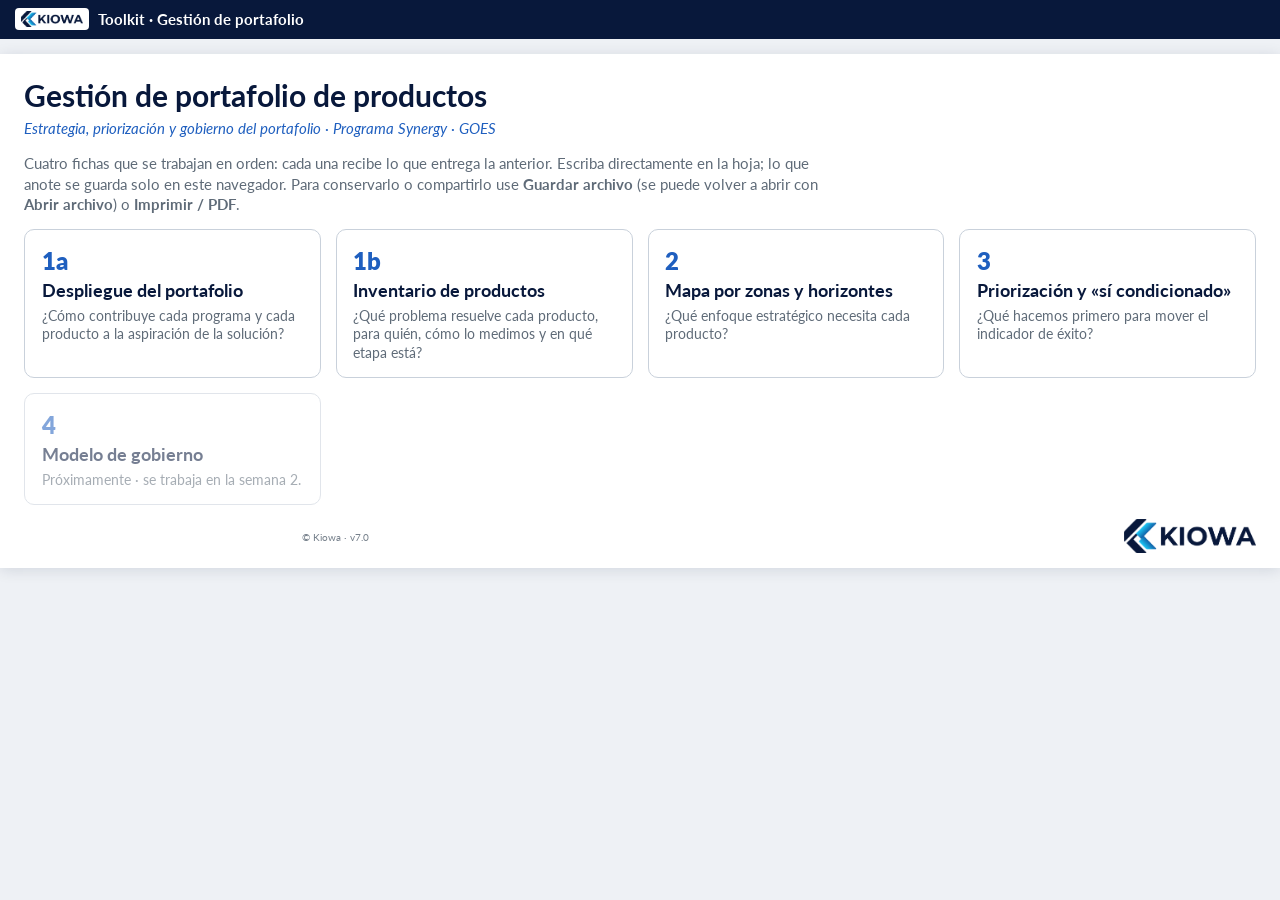
<file: index.html>
<!doctype html><html lang="es"><head><meta charset="utf-8"><meta name="viewport" content="width=device-width,initial-scale=1">
<title>Toolkit · Gestión de portafolio de productos</title><meta name="description" content="Fichas interactivas del toolkit de gestión de portafolio de productos: despliegue, inventario, mapa por zonas y priorización.">
<link rel="icon" href="assets/logo.png"><link rel="stylesheet" href="assets/style.css">
<link rel="preconnect" href="https://fonts.googleapis.com"><link rel="preconnect" href="https://fonts.gstatic.com" crossorigin>
<link href="https://fonts.googleapis.com/css2?family=Lato:ital,wght@0,400;0,700;0,900;1,400&display=swap" rel="stylesheet"></head><body>
<div class="toolbar"><div class="brand"><img src="assets/logo.png" alt="Kiowa"><span>Toolkit · Gestión de portafolio</span></div></div>
<main class="sheet"><h1 style="color:var(--navy);margin:.2rem 0">Gestión de portafolio de productos</h1>
<p class="q" style="color:var(--blue);font-style:italic;margin:.1rem 0 .6rem">Estrategia, priorización y gobierno del portafolio · Programa Synergy · GOES</p>
<p style="max-width:820px;color:var(--grey)">Cuatro fichas que se trabajan en orden: cada una recibe lo que entrega la anterior. Escriba directamente en la hoja; lo que anote se guarda solo en este navegador. Para conservarlo o compartirlo use <b>Guardar archivo</b> (se puede volver a abrir con <b>Abrir archivo</b>) o <b>Imprimir / PDF</b>.</p>
<div class="cards"><a class="card" href="1a-despliegue.html"><div class="k">1a</div><h3>Despliegue del portafolio</h3><p>¿Cómo contribuye cada programa y cada producto a la aspiración de la solución?</p></a><a class="card" href="1b-inventario.html"><div class="k">1b</div><h3>Inventario de productos</h3><p>¿Qué problema resuelve cada producto, para quién, cómo lo medimos y en qué etapa está?</p></a><a class="card" href="2-mapa.html"><div class="k">2</div><h3>Mapa por zonas y horizontes</h3><p>¿Qué enfoque estratégico necesita cada producto?</p></a><a class="card" href="3-priorizacion.html"><div class="k">3</div><h3>Priorización y «sí condicionado»</h3><p>¿Qué hacemos primero para mover el indicador de éxito?</p></a><div class="card off"><div class="k">4</div><h3>Modelo de gobierno</h3><p>Próximamente · se trabaja en la semana 2.</p></div></div>
<div class="foot"><div></div><div class="use"><small>© Kiowa · v7.0</small></div><img src="assets/logo.png" alt="Kiowa"></div></main></body></html>
</file>
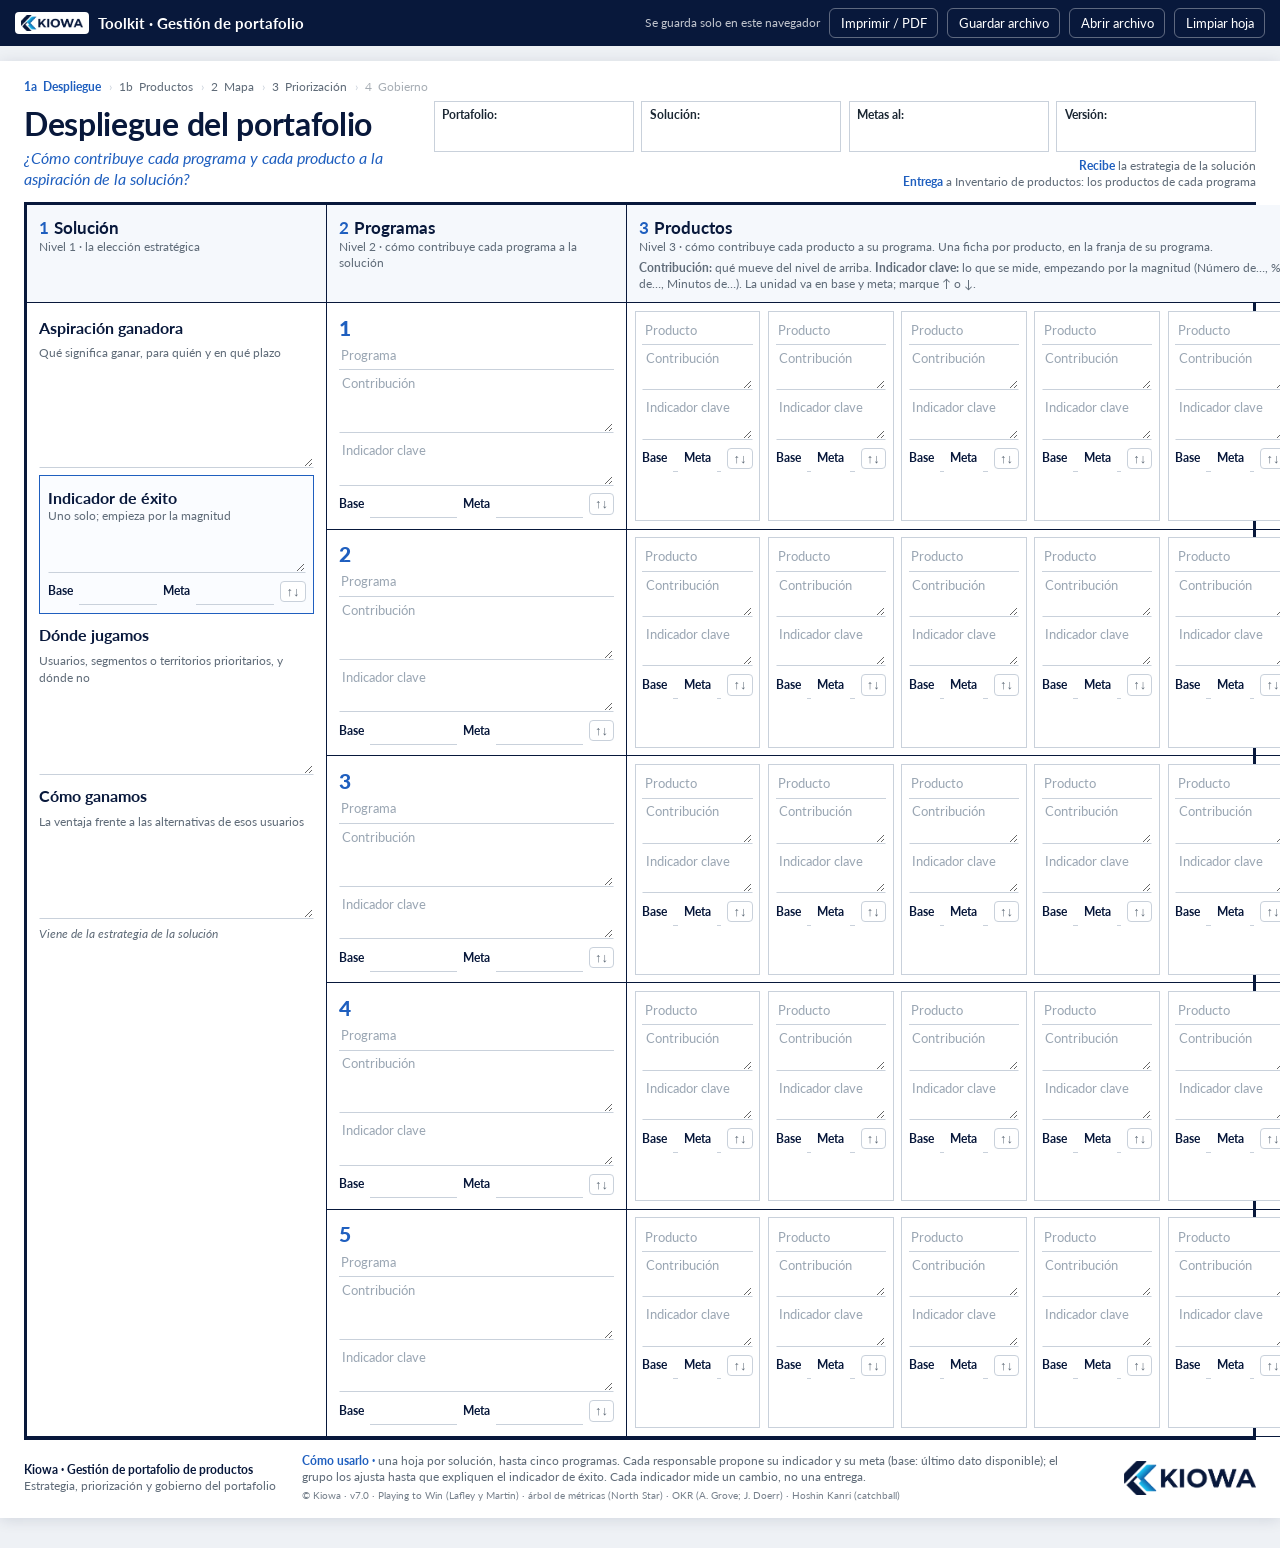
<file: 1a-despliegue.html>
<!doctype html>
<html lang="es"><head><meta charset="utf-8"><meta name="viewport" content="width=device-width,initial-scale=1">
<title>Despliegue del portafolio · Toolkit Gestión de portafolio</title>
<meta name="description" content="Toolkit interactivo de gestión de portafolio de productos: Despliegue del portafolio.">
<link rel="icon" href="assets/logo.png"><link rel="stylesheet" href="assets/style.css">
<link rel="preconnect" href="https://fonts.googleapis.com"><link rel="preconnect" href="https://fonts.gstatic.com" crossorigin>
<link href="https://fonts.googleapis.com/css2?family=Lato:ital,wght@0,400;0,700;0,900;1,400&display=swap" rel="stylesheet">
</head><body data-page="1a-despliegue">
<div class="toolbar"><div class="brand"><img src="assets/logo.png" alt="Kiowa"><a href="index.html" style="color:#fff;text-decoration:none">Toolkit · Gestión de portafolio</a></div>
<span class="saved">Se guarda solo en este navegador</span>
<button data-act="print">Imprimir / PDF</button><button data-act="export">Guardar archivo</button><button data-act="import">Abrir archivo</button><button data-act="clear">Limpiar hoja</button><input type="file" id="importFile" accept="application/json,.json" hidden></div>
<main class="sheet">
<div class="crumbs"><span class="on">1a&nbsp; Despliegue</span><span class="sep"> › </span><a href="1b-inventario.html">1b&nbsp; Productos</a><span class="sep"> › </span><a href="2-mapa.html">2&nbsp; Mapa</a><span class="sep"> › </span><a href="3-priorizacion.html">3&nbsp; Priorización</a><span class="sep"> › </span><span class="off">4&nbsp; Gobierno</span></div>
<div class="head"><div><h1>Despliegue del portafolio</h1><p class="q">¿Cómo contribuye cada programa y cada producto a la aspiración de la solución?</p></div><div><div class="meta"><label>Portafolio:<input name="m_portafolio" autocomplete="off"></label><label>Solución:<input name="m_solucion" autocomplete="off"></label><label>Metas al:<input name="m_metas" autocomplete="off"></label><label>Versión:<input name="m_version" autocomplete="off"></label></div><div class="flow"><b>Recibe</b> la estrategia de la solución<br><b>Entrega</b> a Inventario de productos: los productos de cada programa</div></div></div>
<style>
.d{display:grid;grid-template-columns:300px 300px 1fr;border:3px solid var(--navy)}
.d>div{border-right:1px solid var(--navy);border-bottom:1px solid var(--navy);padding:.7rem .8rem}
.d .hd{background:#F5F8FC;min-height:84px}
.d .hd .t{font-size:1.15rem;font-weight:700;color:var(--navy)}.d .hd .t b{color:var(--blue);margin-right:.3rem}
.left{grid-column:1;grid-row:2 / span 5;display:flex;flex-direction:column;gap:.5rem}
.left h4{margin:.2rem 0 0;font-size:1.05rem;color:var(--navy)}
.left .box{border:1px solid var(--blue);padding:.5rem;background:#FAFCFF}
.prog{grid-column:2;background:#fff}.prog .n{font-size:1.4rem;font-weight:900;color:var(--blue)}
.prods{grid-column:3;display:grid;grid-template-columns:repeat(5,1fr);gap:.5rem;padding:.5rem!important}
.pc{border:1px solid var(--line);padding:.35rem .45rem;background:#fff}
.pc textarea.f{min-height:2.6rem}
.legend{font-size:.78rem;color:var(--grey);margin-top:.3rem}
@media (max-width:1100px){.d{grid-template-columns:1fr}.left,.prog,.prods{grid-column:1;grid-row:auto}.prods{grid-template-columns:1fr 1fr}}
</style><div class="d">
<div class="hd" style="grid-column:1;grid-row:1"><div class="t"><b>1</b>Solución</div><div class="sub">Nivel 1 · la elección estratégica</div></div>
<div class="hd" style="grid-column:2;grid-row:1"><div class="t"><b>2</b>Programas</div><div class="sub">Nivel 2 · cómo contribuye cada programa a la solución</div></div>
<div class="hd" style="grid-column:3;grid-row:1"><div class="t"><b>3</b>Productos</div><div class="sub">Nivel 3 · cómo contribuye cada producto a su programa. Una ficha por producto, en la franja de su programa.</div>
<div class="legend"><b>Contribución:</b> qué mueve del nivel de arriba. <b>Indicador clave:</b> lo que se mide, empezando por la magnitud (Número de…, % de…, Minutos de…). La unidad va en base y meta; marque ↑ o ↓.</div></div>
<div class="left">
<h4>Aspiración ganadora</h4><div class="sub">Qué significa ganar, para quién y en qué plazo</div><textarea class="f" name="aspiracion" placeholder="" rows="5"></textarea>
<div class="box"><h4>Indicador de éxito</h4><div class="sub">Uno solo; empieza por la magnitud</div><textarea class="f" name="exito" placeholder="" rows="2"></textarea><div class="bm"><span>Base</span><input class="f num" name="exito_base" placeholder="" autocomplete="off" ><span>Meta</span><input class="f num" name="exito_meta" placeholder="" autocomplete="off" ><input type="hidden" name="exito_dir"><button type="button" class="dir" title="Marque ↑ si la meta sube o ↓ si baja">↑↓</button></div></div>
<h4>Dónde jugamos</h4><div class="sub">Usuarios, segmentos o territorios prioritarios, y dónde no</div><textarea class="f" name="donde" placeholder="" rows="4"></textarea>
<h4>Cómo ganamos</h4><div class="sub">La ventaja frente a las alternativas de esos usuarios</div><textarea class="f" name="como" placeholder="" rows="4"></textarea>
<div class="sub"><i>Viene de la estrategia de la solución</i></div></div>
<div class="prog" style="grid-row:2"><span class="n">1</span><input class="f" name="p1_name" placeholder="Programa" autocomplete="off" ><textarea class="f" name="p1_contrib" placeholder="Contribución" rows="3"></textarea><textarea class="f" name="p1_ind" placeholder="Indicador clave" rows="2"></textarea><div class="bm"><span>Base</span><input class="f num" name="p1_base" placeholder="" autocomplete="off" ><span>Meta</span><input class="f num" name="p1_meta" placeholder="" autocomplete="off" ><input type="hidden" name="p1_dir"><button type="button" class="dir" title="Marque ↑ si la meta sube o ↓ si baja">↑↓</button></div></div><div class="prods" style="grid-row:2"><div class="pc"><input class="f" name="p1_pr1_name" placeholder="Producto" autocomplete="off" ><textarea class="f" name="p1_pr1_contrib" placeholder="Contribución" rows="2"></textarea><textarea class="f" name="p1_pr1_ind" placeholder="Indicador clave" rows="2"></textarea><div class="bm"><span>Base</span><input class="f num" name="p1_pr1_base" placeholder="" autocomplete="off" ><span>Meta</span><input class="f num" name="p1_pr1_meta" placeholder="" autocomplete="off" ><input type="hidden" name="p1_pr1_dir"><button type="button" class="dir" title="Marque ↑ si la meta sube o ↓ si baja">↑↓</button></div></div><div class="pc"><input class="f" name="p1_pr2_name" placeholder="Producto" autocomplete="off" ><textarea class="f" name="p1_pr2_contrib" placeholder="Contribución" rows="2"></textarea><textarea class="f" name="p1_pr2_ind" placeholder="Indicador clave" rows="2"></textarea><div class="bm"><span>Base</span><input class="f num" name="p1_pr2_base" placeholder="" autocomplete="off" ><span>Meta</span><input class="f num" name="p1_pr2_meta" placeholder="" autocomplete="off" ><input type="hidden" name="p1_pr2_dir"><button type="button" class="dir" title="Marque ↑ si la meta sube o ↓ si baja">↑↓</button></div></div><div class="pc"><input class="f" name="p1_pr3_name" placeholder="Producto" autocomplete="off" ><textarea class="f" name="p1_pr3_contrib" placeholder="Contribución" rows="2"></textarea><textarea class="f" name="p1_pr3_ind" placeholder="Indicador clave" rows="2"></textarea><div class="bm"><span>Base</span><input class="f num" name="p1_pr3_base" placeholder="" autocomplete="off" ><span>Meta</span><input class="f num" name="p1_pr3_meta" placeholder="" autocomplete="off" ><input type="hidden" name="p1_pr3_dir"><button type="button" class="dir" title="Marque ↑ si la meta sube o ↓ si baja">↑↓</button></div></div><div class="pc"><input class="f" name="p1_pr4_name" placeholder="Producto" autocomplete="off" ><textarea class="f" name="p1_pr4_contrib" placeholder="Contribución" rows="2"></textarea><textarea class="f" name="p1_pr4_ind" placeholder="Indicador clave" rows="2"></textarea><div class="bm"><span>Base</span><input class="f num" name="p1_pr4_base" placeholder="" autocomplete="off" ><span>Meta</span><input class="f num" name="p1_pr4_meta" placeholder="" autocomplete="off" ><input type="hidden" name="p1_pr4_dir"><button type="button" class="dir" title="Marque ↑ si la meta sube o ↓ si baja">↑↓</button></div></div><div class="pc"><input class="f" name="p1_pr5_name" placeholder="Producto" autocomplete="off" ><textarea class="f" name="p1_pr5_contrib" placeholder="Contribución" rows="2"></textarea><textarea class="f" name="p1_pr5_ind" placeholder="Indicador clave" rows="2"></textarea><div class="bm"><span>Base</span><input class="f num" name="p1_pr5_base" placeholder="" autocomplete="off" ><span>Meta</span><input class="f num" name="p1_pr5_meta" placeholder="" autocomplete="off" ><input type="hidden" name="p1_pr5_dir"><button type="button" class="dir" title="Marque ↑ si la meta sube o ↓ si baja">↑↓</button></div></div></div><div class="prog" style="grid-row:3"><span class="n">2</span><input class="f" name="p2_name" placeholder="Programa" autocomplete="off" ><textarea class="f" name="p2_contrib" placeholder="Contribución" rows="3"></textarea><textarea class="f" name="p2_ind" placeholder="Indicador clave" rows="2"></textarea><div class="bm"><span>Base</span><input class="f num" name="p2_base" placeholder="" autocomplete="off" ><span>Meta</span><input class="f num" name="p2_meta" placeholder="" autocomplete="off" ><input type="hidden" name="p2_dir"><button type="button" class="dir" title="Marque ↑ si la meta sube o ↓ si baja">↑↓</button></div></div><div class="prods" style="grid-row:3"><div class="pc"><input class="f" name="p2_pr1_name" placeholder="Producto" autocomplete="off" ><textarea class="f" name="p2_pr1_contrib" placeholder="Contribución" rows="2"></textarea><textarea class="f" name="p2_pr1_ind" placeholder="Indicador clave" rows="2"></textarea><div class="bm"><span>Base</span><input class="f num" name="p2_pr1_base" placeholder="" autocomplete="off" ><span>Meta</span><input class="f num" name="p2_pr1_meta" placeholder="" autocomplete="off" ><input type="hidden" name="p2_pr1_dir"><button type="button" class="dir" title="Marque ↑ si la meta sube o ↓ si baja">↑↓</button></div></div><div class="pc"><input class="f" name="p2_pr2_name" placeholder="Producto" autocomplete="off" ><textarea class="f" name="p2_pr2_contrib" placeholder="Contribución" rows="2"></textarea><textarea class="f" name="p2_pr2_ind" placeholder="Indicador clave" rows="2"></textarea><div class="bm"><span>Base</span><input class="f num" name="p2_pr2_base" placeholder="" autocomplete="off" ><span>Meta</span><input class="f num" name="p2_pr2_meta" placeholder="" autocomplete="off" ><input type="hidden" name="p2_pr2_dir"><button type="button" class="dir" title="Marque ↑ si la meta sube o ↓ si baja">↑↓</button></div></div><div class="pc"><input class="f" name="p2_pr3_name" placeholder="Producto" autocomplete="off" ><textarea class="f" name="p2_pr3_contrib" placeholder="Contribución" rows="2"></textarea><textarea class="f" name="p2_pr3_ind" placeholder="Indicador clave" rows="2"></textarea><div class="bm"><span>Base</span><input class="f num" name="p2_pr3_base" placeholder="" autocomplete="off" ><span>Meta</span><input class="f num" name="p2_pr3_meta" placeholder="" autocomplete="off" ><input type="hidden" name="p2_pr3_dir"><button type="button" class="dir" title="Marque ↑ si la meta sube o ↓ si baja">↑↓</button></div></div><div class="pc"><input class="f" name="p2_pr4_name" placeholder="Producto" autocomplete="off" ><textarea class="f" name="p2_pr4_contrib" placeholder="Contribución" rows="2"></textarea><textarea class="f" name="p2_pr4_ind" placeholder="Indicador clave" rows="2"></textarea><div class="bm"><span>Base</span><input class="f num" name="p2_pr4_base" placeholder="" autocomplete="off" ><span>Meta</span><input class="f num" name="p2_pr4_meta" placeholder="" autocomplete="off" ><input type="hidden" name="p2_pr4_dir"><button type="button" class="dir" title="Marque ↑ si la meta sube o ↓ si baja">↑↓</button></div></div><div class="pc"><input class="f" name="p2_pr5_name" placeholder="Producto" autocomplete="off" ><textarea class="f" name="p2_pr5_contrib" placeholder="Contribución" rows="2"></textarea><textarea class="f" name="p2_pr5_ind" placeholder="Indicador clave" rows="2"></textarea><div class="bm"><span>Base</span><input class="f num" name="p2_pr5_base" placeholder="" autocomplete="off" ><span>Meta</span><input class="f num" name="p2_pr5_meta" placeholder="" autocomplete="off" ><input type="hidden" name="p2_pr5_dir"><button type="button" class="dir" title="Marque ↑ si la meta sube o ↓ si baja">↑↓</button></div></div></div><div class="prog" style="grid-row:4"><span class="n">3</span><input class="f" name="p3_name" placeholder="Programa" autocomplete="off" ><textarea class="f" name="p3_contrib" placeholder="Contribución" rows="3"></textarea><textarea class="f" name="p3_ind" placeholder="Indicador clave" rows="2"></textarea><div class="bm"><span>Base</span><input class="f num" name="p3_base" placeholder="" autocomplete="off" ><span>Meta</span><input class="f num" name="p3_meta" placeholder="" autocomplete="off" ><input type="hidden" name="p3_dir"><button type="button" class="dir" title="Marque ↑ si la meta sube o ↓ si baja">↑↓</button></div></div><div class="prods" style="grid-row:4"><div class="pc"><input class="f" name="p3_pr1_name" placeholder="Producto" autocomplete="off" ><textarea class="f" name="p3_pr1_contrib" placeholder="Contribución" rows="2"></textarea><textarea class="f" name="p3_pr1_ind" placeholder="Indicador clave" rows="2"></textarea><div class="bm"><span>Base</span><input class="f num" name="p3_pr1_base" placeholder="" autocomplete="off" ><span>Meta</span><input class="f num" name="p3_pr1_meta" placeholder="" autocomplete="off" ><input type="hidden" name="p3_pr1_dir"><button type="button" class="dir" title="Marque ↑ si la meta sube o ↓ si baja">↑↓</button></div></div><div class="pc"><input class="f" name="p3_pr2_name" placeholder="Producto" autocomplete="off" ><textarea class="f" name="p3_pr2_contrib" placeholder="Contribución" rows="2"></textarea><textarea class="f" name="p3_pr2_ind" placeholder="Indicador clave" rows="2"></textarea><div class="bm"><span>Base</span><input class="f num" name="p3_pr2_base" placeholder="" autocomplete="off" ><span>Meta</span><input class="f num" name="p3_pr2_meta" placeholder="" autocomplete="off" ><input type="hidden" name="p3_pr2_dir"><button type="button" class="dir" title="Marque ↑ si la meta sube o ↓ si baja">↑↓</button></div></div><div class="pc"><input class="f" name="p3_pr3_name" placeholder="Producto" autocomplete="off" ><textarea class="f" name="p3_pr3_contrib" placeholder="Contribución" rows="2"></textarea><textarea class="f" name="p3_pr3_ind" placeholder="Indicador clave" rows="2"></textarea><div class="bm"><span>Base</span><input class="f num" name="p3_pr3_base" placeholder="" autocomplete="off" ><span>Meta</span><input class="f num" name="p3_pr3_meta" placeholder="" autocomplete="off" ><input type="hidden" name="p3_pr3_dir"><button type="button" class="dir" title="Marque ↑ si la meta sube o ↓ si baja">↑↓</button></div></div><div class="pc"><input class="f" name="p3_pr4_name" placeholder="Producto" autocomplete="off" ><textarea class="f" name="p3_pr4_contrib" placeholder="Contribución" rows="2"></textarea><textarea class="f" name="p3_pr4_ind" placeholder="Indicador clave" rows="2"></textarea><div class="bm"><span>Base</span><input class="f num" name="p3_pr4_base" placeholder="" autocomplete="off" ><span>Meta</span><input class="f num" name="p3_pr4_meta" placeholder="" autocomplete="off" ><input type="hidden" name="p3_pr4_dir"><button type="button" class="dir" title="Marque ↑ si la meta sube o ↓ si baja">↑↓</button></div></div><div class="pc"><input class="f" name="p3_pr5_name" placeholder="Producto" autocomplete="off" ><textarea class="f" name="p3_pr5_contrib" placeholder="Contribución" rows="2"></textarea><textarea class="f" name="p3_pr5_ind" placeholder="Indicador clave" rows="2"></textarea><div class="bm"><span>Base</span><input class="f num" name="p3_pr5_base" placeholder="" autocomplete="off" ><span>Meta</span><input class="f num" name="p3_pr5_meta" placeholder="" autocomplete="off" ><input type="hidden" name="p3_pr5_dir"><button type="button" class="dir" title="Marque ↑ si la meta sube o ↓ si baja">↑↓</button></div></div></div><div class="prog" style="grid-row:5"><span class="n">4</span><input class="f" name="p4_name" placeholder="Programa" autocomplete="off" ><textarea class="f" name="p4_contrib" placeholder="Contribución" rows="3"></textarea><textarea class="f" name="p4_ind" placeholder="Indicador clave" rows="2"></textarea><div class="bm"><span>Base</span><input class="f num" name="p4_base" placeholder="" autocomplete="off" ><span>Meta</span><input class="f num" name="p4_meta" placeholder="" autocomplete="off" ><input type="hidden" name="p4_dir"><button type="button" class="dir" title="Marque ↑ si la meta sube o ↓ si baja">↑↓</button></div></div><div class="prods" style="grid-row:5"><div class="pc"><input class="f" name="p4_pr1_name" placeholder="Producto" autocomplete="off" ><textarea class="f" name="p4_pr1_contrib" placeholder="Contribución" rows="2"></textarea><textarea class="f" name="p4_pr1_ind" placeholder="Indicador clave" rows="2"></textarea><div class="bm"><span>Base</span><input class="f num" name="p4_pr1_base" placeholder="" autocomplete="off" ><span>Meta</span><input class="f num" name="p4_pr1_meta" placeholder="" autocomplete="off" ><input type="hidden" name="p4_pr1_dir"><button type="button" class="dir" title="Marque ↑ si la meta sube o ↓ si baja">↑↓</button></div></div><div class="pc"><input class="f" name="p4_pr2_name" placeholder="Producto" autocomplete="off" ><textarea class="f" name="p4_pr2_contrib" placeholder="Contribución" rows="2"></textarea><textarea class="f" name="p4_pr2_ind" placeholder="Indicador clave" rows="2"></textarea><div class="bm"><span>Base</span><input class="f num" name="p4_pr2_base" placeholder="" autocomplete="off" ><span>Meta</span><input class="f num" name="p4_pr2_meta" placeholder="" autocomplete="off" ><input type="hidden" name="p4_pr2_dir"><button type="button" class="dir" title="Marque ↑ si la meta sube o ↓ si baja">↑↓</button></div></div><div class="pc"><input class="f" name="p4_pr3_name" placeholder="Producto" autocomplete="off" ><textarea class="f" name="p4_pr3_contrib" placeholder="Contribución" rows="2"></textarea><textarea class="f" name="p4_pr3_ind" placeholder="Indicador clave" rows="2"></textarea><div class="bm"><span>Base</span><input class="f num" name="p4_pr3_base" placeholder="" autocomplete="off" ><span>Meta</span><input class="f num" name="p4_pr3_meta" placeholder="" autocomplete="off" ><input type="hidden" name="p4_pr3_dir"><button type="button" class="dir" title="Marque ↑ si la meta sube o ↓ si baja">↑↓</button></div></div><div class="pc"><input class="f" name="p4_pr4_name" placeholder="Producto" autocomplete="off" ><textarea class="f" name="p4_pr4_contrib" placeholder="Contribución" rows="2"></textarea><textarea class="f" name="p4_pr4_ind" placeholder="Indicador clave" rows="2"></textarea><div class="bm"><span>Base</span><input class="f num" name="p4_pr4_base" placeholder="" autocomplete="off" ><span>Meta</span><input class="f num" name="p4_pr4_meta" placeholder="" autocomplete="off" ><input type="hidden" name="p4_pr4_dir"><button type="button" class="dir" title="Marque ↑ si la meta sube o ↓ si baja">↑↓</button></div></div><div class="pc"><input class="f" name="p4_pr5_name" placeholder="Producto" autocomplete="off" ><textarea class="f" name="p4_pr5_contrib" placeholder="Contribución" rows="2"></textarea><textarea class="f" name="p4_pr5_ind" placeholder="Indicador clave" rows="2"></textarea><div class="bm"><span>Base</span><input class="f num" name="p4_pr5_base" placeholder="" autocomplete="off" ><span>Meta</span><input class="f num" name="p4_pr5_meta" placeholder="" autocomplete="off" ><input type="hidden" name="p4_pr5_dir"><button type="button" class="dir" title="Marque ↑ si la meta sube o ↓ si baja">↑↓</button></div></div></div><div class="prog" style="grid-row:6"><span class="n">5</span><input class="f" name="p5_name" placeholder="Programa" autocomplete="off" ><textarea class="f" name="p5_contrib" placeholder="Contribución" rows="3"></textarea><textarea class="f" name="p5_ind" placeholder="Indicador clave" rows="2"></textarea><div class="bm"><span>Base</span><input class="f num" name="p5_base" placeholder="" autocomplete="off" ><span>Meta</span><input class="f num" name="p5_meta" placeholder="" autocomplete="off" ><input type="hidden" name="p5_dir"><button type="button" class="dir" title="Marque ↑ si la meta sube o ↓ si baja">↑↓</button></div></div><div class="prods" style="grid-row:6"><div class="pc"><input class="f" name="p5_pr1_name" placeholder="Producto" autocomplete="off" ><textarea class="f" name="p5_pr1_contrib" placeholder="Contribución" rows="2"></textarea><textarea class="f" name="p5_pr1_ind" placeholder="Indicador clave" rows="2"></textarea><div class="bm"><span>Base</span><input class="f num" name="p5_pr1_base" placeholder="" autocomplete="off" ><span>Meta</span><input class="f num" name="p5_pr1_meta" placeholder="" autocomplete="off" ><input type="hidden" name="p5_pr1_dir"><button type="button" class="dir" title="Marque ↑ si la meta sube o ↓ si baja">↑↓</button></div></div><div class="pc"><input class="f" name="p5_pr2_name" placeholder="Producto" autocomplete="off" ><textarea class="f" name="p5_pr2_contrib" placeholder="Contribución" rows="2"></textarea><textarea class="f" name="p5_pr2_ind" placeholder="Indicador clave" rows="2"></textarea><div class="bm"><span>Base</span><input class="f num" name="p5_pr2_base" placeholder="" autocomplete="off" ><span>Meta</span><input class="f num" name="p5_pr2_meta" placeholder="" autocomplete="off" ><input type="hidden" name="p5_pr2_dir"><button type="button" class="dir" title="Marque ↑ si la meta sube o ↓ si baja">↑↓</button></div></div><div class="pc"><input class="f" name="p5_pr3_name" placeholder="Producto" autocomplete="off" ><textarea class="f" name="p5_pr3_contrib" placeholder="Contribución" rows="2"></textarea><textarea class="f" name="p5_pr3_ind" placeholder="Indicador clave" rows="2"></textarea><div class="bm"><span>Base</span><input class="f num" name="p5_pr3_base" placeholder="" autocomplete="off" ><span>Meta</span><input class="f num" name="p5_pr3_meta" placeholder="" autocomplete="off" ><input type="hidden" name="p5_pr3_dir"><button type="button" class="dir" title="Marque ↑ si la meta sube o ↓ si baja">↑↓</button></div></div><div class="pc"><input class="f" name="p5_pr4_name" placeholder="Producto" autocomplete="off" ><textarea class="f" name="p5_pr4_contrib" placeholder="Contribución" rows="2"></textarea><textarea class="f" name="p5_pr4_ind" placeholder="Indicador clave" rows="2"></textarea><div class="bm"><span>Base</span><input class="f num" name="p5_pr4_base" placeholder="" autocomplete="off" ><span>Meta</span><input class="f num" name="p5_pr4_meta" placeholder="" autocomplete="off" ><input type="hidden" name="p5_pr4_dir"><button type="button" class="dir" title="Marque ↑ si la meta sube o ↓ si baja">↑↓</button></div></div><div class="pc"><input class="f" name="p5_pr5_name" placeholder="Producto" autocomplete="off" ><textarea class="f" name="p5_pr5_contrib" placeholder="Contribución" rows="2"></textarea><textarea class="f" name="p5_pr5_ind" placeholder="Indicador clave" rows="2"></textarea><div class="bm"><span>Base</span><input class="f num" name="p5_pr5_base" placeholder="" autocomplete="off" ><span>Meta</span><input class="f num" name="p5_pr5_meta" placeholder="" autocomplete="off" ><input type="hidden" name="p5_pr5_dir"><button type="button" class="dir" title="Marque ↑ si la meta sube o ↓ si baja">↑↓</button></div></div></div></div>
<div class="foot"><div><b>Kiowa · Gestión de portafolio de productos</b><br>Estrategia, priorización y gobierno del portafolio</div>
<div class="use"><b>Cómo usarlo ·</b> una hoja por solución, hasta cinco programas. Cada responsable propone su indicador y su meta (base: último dato disponible); el grupo los ajusta hasta que expliquen el indicador de éxito. Cada indicador mide un cambio, no una entrega.<small>© Kiowa · v7.0 · Playing to Win (Lafley y Martin) · árbol de métricas (North Star) · OKR (A. Grove; J. Doerr) · Hoshin Kanri (catchball)</small></div><img src="assets/logo.png" alt="Kiowa"></div>
</main>

<script src="assets/app.js"></script>
</body></html>
</file>
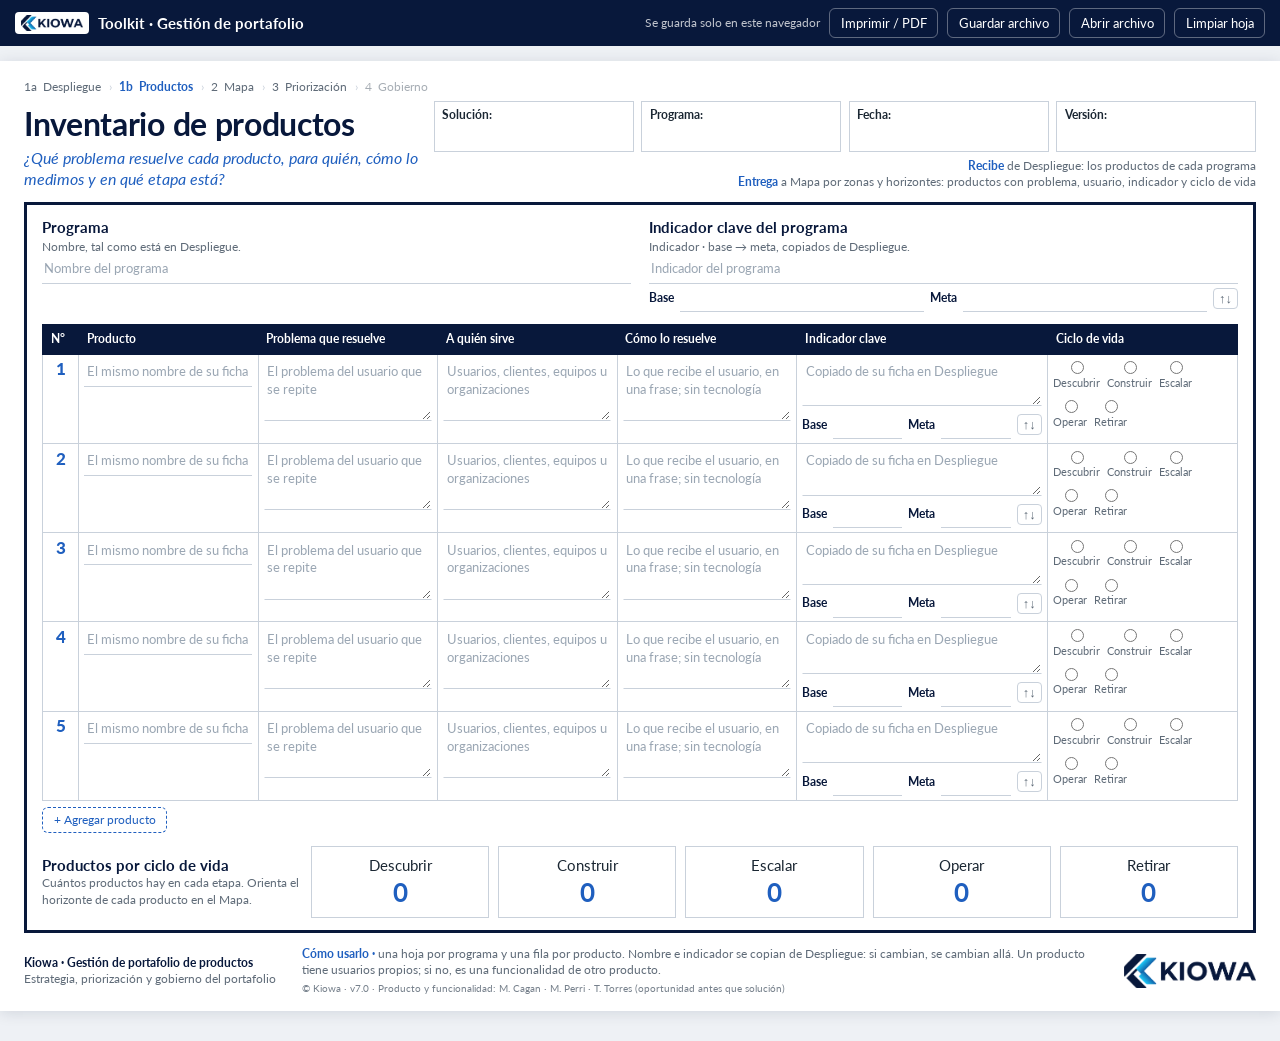
<file: 1b-inventario.html>
<!doctype html>
<html lang="es"><head><meta charset="utf-8"><meta name="viewport" content="width=device-width,initial-scale=1">
<title>Inventario de productos · Toolkit Gestión de portafolio</title>
<meta name="description" content="Toolkit interactivo de gestión de portafolio de productos: Inventario de productos.">
<link rel="icon" href="assets/logo.png"><link rel="stylesheet" href="assets/style.css">
<link rel="preconnect" href="https://fonts.googleapis.com"><link rel="preconnect" href="https://fonts.gstatic.com" crossorigin>
<link href="https://fonts.googleapis.com/css2?family=Lato:ital,wght@0,400;0,700;0,900;1,400&display=swap" rel="stylesheet">
</head><body data-page="1b-inventario">
<div class="toolbar"><div class="brand"><img src="assets/logo.png" alt="Kiowa"><a href="index.html" style="color:#fff;text-decoration:none">Toolkit · Gestión de portafolio</a></div>
<span class="saved">Se guarda solo en este navegador</span>
<button data-act="print">Imprimir / PDF</button><button data-act="export">Guardar archivo</button><button data-act="import">Abrir archivo</button><button data-act="clear">Limpiar hoja</button><input type="file" id="importFile" accept="application/json,.json" hidden></div>
<main class="sheet">
<div class="crumbs"><a href="1a-despliegue.html">1a&nbsp; Despliegue</a><span class="sep"> › </span><span class="on">1b&nbsp; Productos</span><span class="sep"> › </span><a href="2-mapa.html">2&nbsp; Mapa</a><span class="sep"> › </span><a href="3-priorizacion.html">3&nbsp; Priorización</a><span class="sep"> › </span><span class="off">4&nbsp; Gobierno</span></div>
<div class="head"><div><h1>Inventario de productos</h1><p class="q">¿Qué problema resuelve cada producto, para quién, cómo lo medimos y en qué etapa está?</p></div><div><div class="meta"><label>Solución:<input name="m_solucion" autocomplete="off"></label><label>Programa:<input name="m_programa" autocomplete="off"></label><label>Fecha:<input name="m_fecha" autocomplete="off"></label><label>Versión:<input name="m_version" autocomplete="off"></label></div><div class="flow"><b>Recibe</b> de Despliegue: los productos de cada programa<br><b>Entrega</b> a Mapa por zonas y horizontes: productos con problema, usuario, indicador y ciclo de vida</div></div></div>
<style>
.inv{border:3px solid var(--navy);padding:.8rem 1rem}
.top2{display:grid;grid-template-columns:1fr 1fr;gap:1.2rem;margin-bottom:.8rem}
.top2 .h{margin-bottom:.1rem}
table.t{width:100%;border-collapse:collapse;table-layout:fixed}
table.t th{background:var(--navy);color:#fff;text-align:left;font-size:.8rem;padding:.4rem .5rem;border:1px solid var(--navy)}
table.t td{border:1px solid var(--line);padding:.25rem .35rem;vertical-align:top}
table.t td .hint{display:block;font-size:.7rem;color:#9AA6B3;margin-bottom:.1rem}
.ciclo{display:flex;gap:.45rem;flex-wrap:wrap;font-size:.72rem;color:var(--grey)}
.ciclo label{display:flex;flex-direction:column;align-items:center;gap:.1rem;cursor:pointer}
.cnt{display:grid;grid-template-columns:260px repeat(5,1fr);gap:.6rem;margin-top:.9rem;align-items:center}
.cnt .box{border:1px solid var(--line);padding:.5rem;text-align:center}
.cnt .box b{display:block;font-size:1.7rem;color:var(--blue)}
td.n{font-size:1.1rem;font-weight:900;color:var(--blue);text-align:center;width:36px}
</style><div class="inv">
<div class="top2"><div><div class="h">Programa</div><div class="sub">Nombre, tal como está en Despliegue.</div><input class="f" name="programa" placeholder="Nombre del programa" autocomplete="off" ></div>
<div><div class="h">Indicador clave del programa</div><div class="sub">Indicador · base → meta, copiados de Despliegue.</div><input class="f" name="prog_ind" placeholder="Indicador del programa" autocomplete="off" ><div class="bm"><span>Base</span><input class="f num" name="prog_base" placeholder="" autocomplete="off" ><span>Meta</span><input class="f num" name="prog_meta" placeholder="" autocomplete="off" ><input type="hidden" name="prog_dir"><button type="button" class="dir" title="Marque ↑ si la meta sube o ↓ si baja">↑↓</button></div></div></div>
<div data-repeat="prod" data-min="5"><table class="t"><thead><tr><th style="width:36px">N°</th><th>Producto</th><th>Problema que resuelve</th><th>A quién sirve</th><th>Cómo lo resuelve</th><th style="width:21%">Indicador clave</th><th style="width:190px">Ciclo de vida</th></tr></thead>
<tbody data-rows></tbody></table><template><tr><td class="n">__i__</td>
<td><input class="f" name="prod___i___name" placeholder="El mismo nombre de su ficha en Despliegue" autocomplete="off" ></td><td><textarea class="f" name="prod___i___problema" placeholder="El problema del usuario que se repite" rows="3"></textarea></td><td><textarea class="f" name="prod___i___usuario" placeholder="Usuarios, clientes, equipos u organizaciones" rows="3"></textarea></td><td><textarea class="f" name="prod___i___solucion" placeholder="Lo que recibe el usuario, en una frase; sin tecnología" rows="3"></textarea></td><td><textarea class="f" name="prod___i___ind" placeholder="Copiado de su ficha en Despliegue" rows="2"></textarea><div class="bm"><span>Base</span><input class="f num" name="prod___i___base" placeholder="" autocomplete="off" ><span>Meta</span><input class="f num" name="prod___i___meta" placeholder="" autocomplete="off" ><input type="hidden" name="prod___i___dir"><button type="button" class="dir" title="Marque ↑ si la meta sube o ↓ si baja">↑↓</button></div></td>
<td><div class="ciclo"><label><input type="radio" name="prod___i___ciclo" value="Descubrir">Descubrir</label><label><input type="radio" name="prod___i___ciclo" value="Construir">Construir</label><label><input type="radio" name="prod___i___ciclo" value="Escalar">Escalar</label><label><input type="radio" name="prod___i___ciclo" value="Operar">Operar</label><label><input type="radio" name="prod___i___ciclo" value="Retirar">Retirar</label></div></td></tr></template><button type="button" class="addrow" data-add>+ Agregar producto</button></div>
<div class="cnt"><div><div class="h">Productos por ciclo de vida</div><div class="sub">Cuántos productos hay en cada etapa. Orienta el horizonte de cada producto en el Mapa.</div></div><div class="box">Descubrir<b data-cnt="Descubrir">0</b></div><div class="box">Construir<b data-cnt="Construir">0</b></div><div class="box">Escalar<b data-cnt="Escalar">0</b></div><div class="box">Operar<b data-cnt="Operar">0</b></div><div class="box">Retirar<b data-cnt="Retirar">0</b></div></div></div>
<div class="foot"><div><b>Kiowa · Gestión de portafolio de productos</b><br>Estrategia, priorización y gobierno del portafolio</div>
<div class="use"><b>Cómo usarlo ·</b> una hoja por programa y una fila por producto. Nombre e indicador se copian de Despliegue: si cambian, se cambian allá. Un producto tiene usuarios propios; si no, es una funcionalidad de otro producto.<small>© Kiowa · v7.0 · Producto y funcionalidad: M. Cagan · M. Perri · T. Torres (oportunidad antes que solución)</small></div><img src="assets/logo.png" alt="Kiowa"></div>
</main>
<script>window.recalc=function(){var c={};document.querySelectorAll('input[type=radio][name$="_ciclo"]:checked').forEach(function(r){c[r.value]=(c[r.value]||0)+1});
document.querySelectorAll('[data-cnt]').forEach(function(e){e.textContent=c[e.getAttribute('data-cnt')]||0});};</script>
<script src="assets/app.js"></script>
</body></html>
</file>
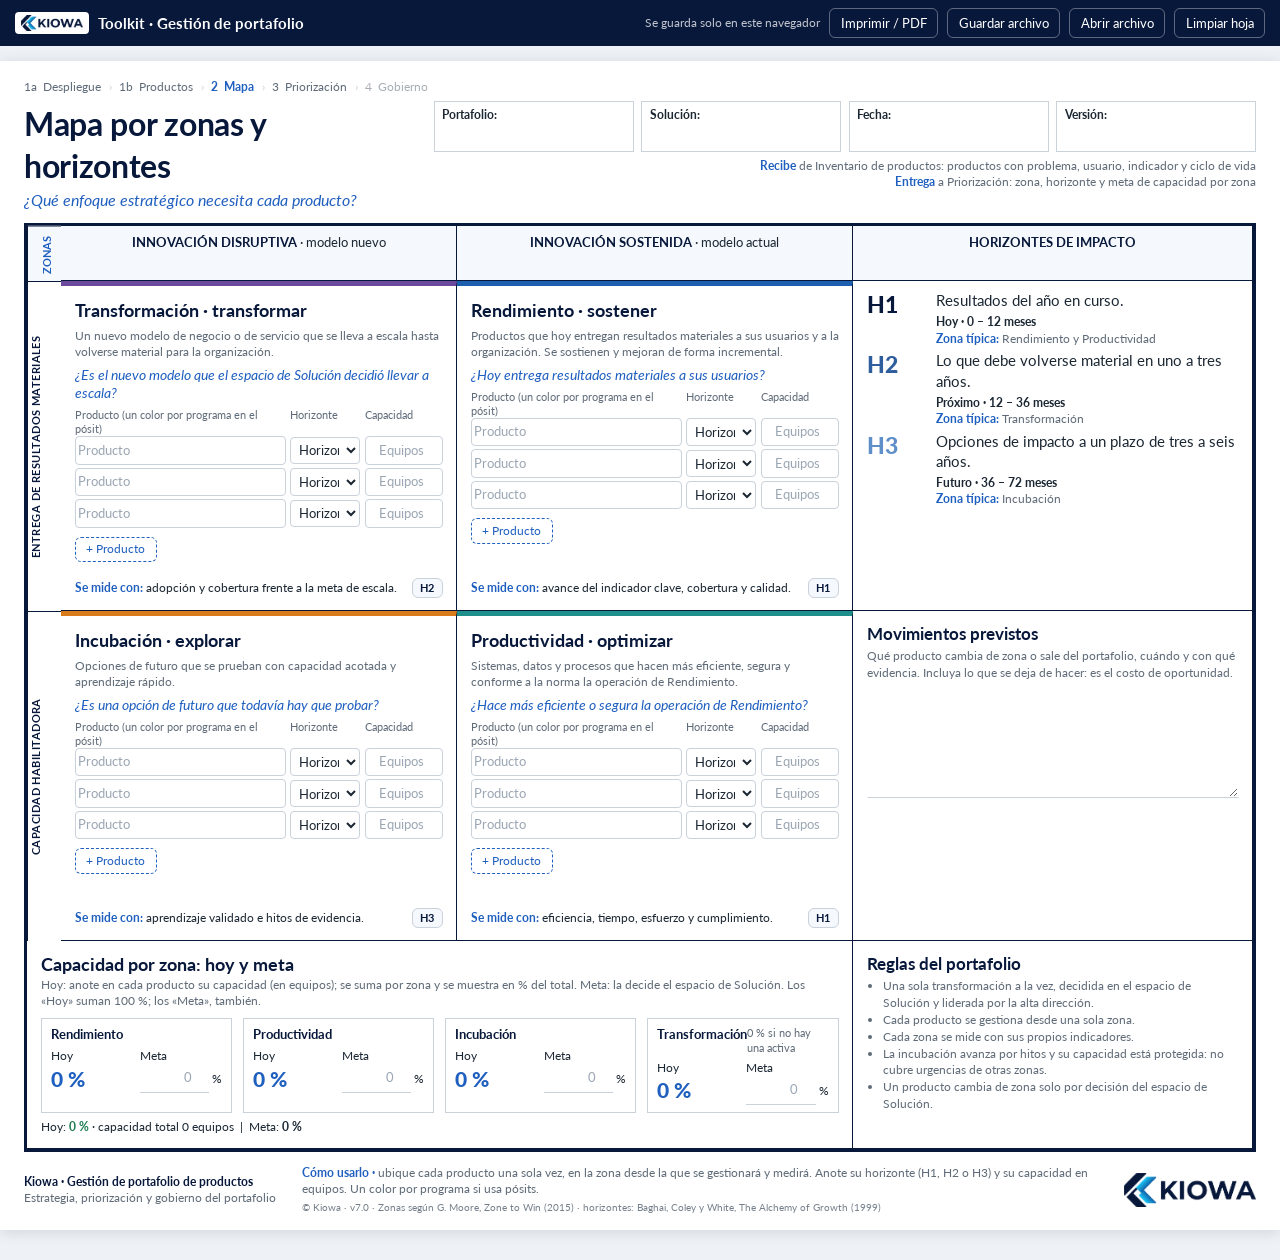
<file: 2-mapa.html>
<!doctype html>
<html lang="es"><head><meta charset="utf-8"><meta name="viewport" content="width=device-width,initial-scale=1">
<title>Mapa por zonas y horizontes · Toolkit Gestión de portafolio</title>
<meta name="description" content="Toolkit interactivo de gestión de portafolio de productos: Mapa por zonas y horizontes.">
<link rel="icon" href="assets/logo.png"><link rel="stylesheet" href="assets/style.css">
<link rel="preconnect" href="https://fonts.googleapis.com"><link rel="preconnect" href="https://fonts.gstatic.com" crossorigin>
<link href="https://fonts.googleapis.com/css2?family=Lato:ital,wght@0,400;0,700;0,900;1,400&display=swap" rel="stylesheet">
</head><body data-page="2-mapa">
<div class="toolbar"><div class="brand"><img src="assets/logo.png" alt="Kiowa"><a href="index.html" style="color:#fff;text-decoration:none">Toolkit · Gestión de portafolio</a></div>
<span class="saved">Se guarda solo en este navegador</span>
<button data-act="print">Imprimir / PDF</button><button data-act="export">Guardar archivo</button><button data-act="import">Abrir archivo</button><button data-act="clear">Limpiar hoja</button><input type="file" id="importFile" accept="application/json,.json" hidden></div>
<main class="sheet">
<div class="crumbs"><a href="1a-despliegue.html">1a&nbsp; Despliegue</a><span class="sep"> › </span><a href="1b-inventario.html">1b&nbsp; Productos</a><span class="sep"> › </span><span class="on">2&nbsp; Mapa</span><span class="sep"> › </span><a href="3-priorizacion.html">3&nbsp; Priorización</a><span class="sep"> › </span><span class="off">4&nbsp; Gobierno</span></div>
<div class="head"><div><h1>Mapa por zonas y horizontes</h1><p class="q">¿Qué enfoque estratégico necesita cada producto?</p></div><div><div class="meta"><label>Portafolio:<input name="m_portafolio" autocomplete="off"></label><label>Solución:<input name="m_solucion" autocomplete="off"></label><label>Fecha:<input name="m_fecha" autocomplete="off"></label><label>Versión:<input name="m_version" autocomplete="off"></label></div><div class="flow"><b>Recibe</b> de Inventario de productos: productos con problema, usuario, indicador y ciclo de vida<br><b>Entrega</b> a Priorización: zona, horizonte y meta de capacidad por zona</div></div></div>
<style>
.mp{display:grid;grid-template-columns:34px 1fr 1fr 400px;border:3px solid var(--navy)}
.mp>div{border-right:1px solid var(--navy);border-bottom:1px solid var(--navy)}
.mh{background:#F5F8FC;padding:.55rem .8rem;font-size:.85rem;text-align:center}.mh b{color:var(--navy)}
.vl{writing-mode:vertical-rl;transform:rotate(180deg);text-align:center;font-weight:700;font-size:.75rem;color:var(--navy);padding:.6rem 0;letter-spacing:.04em;background:#fff}
.z{padding:.8rem .9rem;display:flex;flex-direction:column;gap:.35rem;min-height:330px}
.z h3{margin:0;font-size:1.2rem;color:var(--navy)}
.z .qq{color:var(--blue);font-style:italic;font-size:.9rem}
.z .meas{margin-top:auto;font-size:.8rem;display:flex;justify-content:space-between;gap:.5rem;align-items:center}.z .meas b{color:var(--blue)}
.zi{display:grid;grid-template-columns:1fr 70px 78px;gap:.3rem;align-items:center;margin-bottom:.2rem}
.zi .f{border:1px solid var(--line);border-radius:4px}
.zi select{border:1px solid var(--line);border-radius:4px;padding:.25rem;background:#fff;font-size:.85rem}
.zh{display:grid;grid-template-columns:1fr 70px 78px;gap:.3rem;font-size:.7rem;color:var(--grey)}
.zT{border-top:5px solid var(--zT)}.zR{border-top:5px solid var(--zR)}.zI{border-top:5px solid var(--zI)}.zP{border-top:5px solid var(--zP)}
.hz{padding:.6rem .9rem;display:grid;grid-template-columns:60px 1fr;gap:.2rem .6rem;align-items:start}
.hz .H{font-size:1.5rem;font-weight:900;color:var(--navy)}
.side{padding:.8rem .9rem}
.side h3{margin:0 0 .2rem;color:var(--navy);font-size:1.1rem}
.rules{margin:0;padding-left:1.1rem;font-size:.83rem;color:var(--grey)}
.cap{grid-column:1 / span 3;padding:.8rem .9rem}
.caps{display:grid;grid-template-columns:repeat(4,1fr);gap:.7rem;margin-top:.5rem}
.capb{border:1px solid var(--line);padding:.5rem .6rem}
.capb .t{font-weight:700;color:var(--navy);font-size:.88rem;display:flex;justify-content:space-between}
.capb .t small{font-weight:400;color:var(--grey)}
.capb .r{display:grid;grid-template-columns:1fr 1fr;gap:.5rem;margin-top:.3rem;font-size:.8rem}
.out{font-size:1.4rem;font-weight:900;color:var(--blue)}
.tot{font-size:.8rem;margin-top:.4rem}
@media (max-width:1100px){.mp{grid-template-columns:1fr}.vl{writing-mode:horizontal-tb;transform:none}.cap{grid-column:1}.caps{grid-template-columns:1fr 1fr}}
</style><div class="mp">
<div class="mh" style="text-align:left;font-weight:700;color:var(--blue);font-size:.7rem;writing-mode:vertical-rl;transform:rotate(180deg)">ZONAS</div>
<div class="mh"><b>INNOVACIÓN DISRUPTIVA</b> · modelo nuevo</div><div class="mh"><b>INNOVACIÓN SOSTENIDA</b> · modelo actual</div><div class="mh"><b>HORIZONTES DE IMPACTO</b></div>
<div class="vl">ENTREGA DE RESULTADOS MATERIALES</div>
<div class="z zT"><h3>Transformación · transformar</h3><div class="sub">Un nuevo modelo de negocio o de servicio que se lleva a escala hasta volverse material para la organización.</div><div class="qq">¿Es el nuevo modelo que el espacio de Solución decidió llevar a escala?</div><div data-repeat="zT" data-min="3"><div class="zh"><span>Producto (un color por programa en el pósit)</span><span>Horizonte</span><span>Capacidad</span></div><div data-rows></div><template><div class="zi"><input class="f" name="zT___i___n" placeholder="Producto"><select name="zT___i___h"><option value="">Horizonte</option><option>H1</option><option>H2</option><option>H3</option></select><input class="f num" type="number" min="0" step="0.5" name="zT___i___c" placeholder="Equipos"></div></template><button type="button" class="addrow" data-add>+ Producto</button></div><div class="meas"><span><b>Se mide con:</b> adopción y cobertura frente a la meta de escala.</span><span class="chip">H2</span></div></div><div class="z zR"><h3>Rendimiento · sostener</h3><div class="sub">Productos que hoy entregan resultados materiales a sus usuarios y a la organización. Se sostienen y mejoran de forma incremental.</div><div class="qq">¿Hoy entrega resultados materiales a sus usuarios?</div><div data-repeat="zR" data-min="3"><div class="zh"><span>Producto (un color por programa en el pósit)</span><span>Horizonte</span><span>Capacidad</span></div><div data-rows></div><template><div class="zi"><input class="f" name="zR___i___n" placeholder="Producto"><select name="zR___i___h"><option value="">Horizonte</option><option>H1</option><option>H2</option><option>H3</option></select><input class="f num" type="number" min="0" step="0.5" name="zR___i___c" placeholder="Equipos"></div></template><button type="button" class="addrow" data-add>+ Producto</button></div><div class="meas"><span><b>Se mide con:</b> avance del indicador clave, cobertura y calidad.</span><span class="chip">H1</span></div></div>
<div class="side" style="padding:0">
 <div class="hz"><div class="H">H1</div><div>Resultados del año en curso.<br><b style="font-size:.8rem">Hoy · 0 – 12 meses</b><div class="sub"><b style="color:var(--blue)">Zona típica:</b> Rendimiento y Productividad</div></div>
 <div class="H" style="color:#2F5E9E">H2</div><div>Lo que debe volverse material en uno a tres años.<br><b style="font-size:.8rem">Próximo · 12 – 36 meses</b><div class="sub"><b style="color:var(--blue)">Zona típica:</b> Transformación</div></div>
 <div class="H" style="color:#5F8FC9">H3</div><div>Opciones de impacto a un plazo de tres a seis años.<br><b style="font-size:.8rem">Futuro · 36 – 72 meses</b><div class="sub"><b style="color:var(--blue)">Zona típica:</b> Incubación</div></div></div></div>
<div class="vl">CAPACIDAD HABILITADORA</div>
<div class="z zI"><h3>Incubación · explorar</h3><div class="sub">Opciones de futuro que se prueban con capacidad acotada y aprendizaje rápido.</div><div class="qq">¿Es una opción de futuro que todavía hay que probar?</div><div data-repeat="zI" data-min="3"><div class="zh"><span>Producto (un color por programa en el pósit)</span><span>Horizonte</span><span>Capacidad</span></div><div data-rows></div><template><div class="zi"><input class="f" name="zI___i___n" placeholder="Producto"><select name="zI___i___h"><option value="">Horizonte</option><option>H1</option><option>H2</option><option>H3</option></select><input class="f num" type="number" min="0" step="0.5" name="zI___i___c" placeholder="Equipos"></div></template><button type="button" class="addrow" data-add>+ Producto</button></div><div class="meas"><span><b>Se mide con:</b> aprendizaje validado e hitos de evidencia.</span><span class="chip">H3</span></div></div><div class="z zP"><h3>Productividad · optimizar</h3><div class="sub">Sistemas, datos y procesos que hacen más eficiente, segura y conforme a la norma la operación de Rendimiento.</div><div class="qq">¿Hace más eficiente o segura la operación de Rendimiento?</div><div data-repeat="zP" data-min="3"><div class="zh"><span>Producto (un color por programa en el pósit)</span><span>Horizonte</span><span>Capacidad</span></div><div data-rows></div><template><div class="zi"><input class="f" name="zP___i___n" placeholder="Producto"><select name="zP___i___h"><option value="">Horizonte</option><option>H1</option><option>H2</option><option>H3</option></select><input class="f num" type="number" min="0" step="0.5" name="zP___i___c" placeholder="Equipos"></div></template><button type="button" class="addrow" data-add>+ Producto</button></div><div class="meas"><span><b>Se mide con:</b> eficiencia, tiempo, esfuerzo y cumplimiento.</span><span class="chip">H1</span></div></div>
<div class="side"><h3>Movimientos previstos</h3><div class="sub">Qué producto cambia de zona o sale del portafolio, cuándo y con qué evidencia. Incluya lo que se deja de hacer: es el costo de oportunidad.</div><textarea class="f" name="movimientos" placeholder="" rows="6"></textarea></div>
<div class="cap"><h3 style="margin:0;color:var(--navy)">Capacidad por zona: hoy y meta</h3><div class="sub">Hoy: anote en cada producto su capacidad (en equipos); se suma por zona y se muestra en % del total. Meta: la decide el espacio de Solución. Los «Hoy» suman 100 %; los «Meta», también.</div>
<div class="caps"><div class="capb"><div class="t"><span>Rendimiento</span><small></small></div><div class="r"><div>Hoy<div class="out" data-hoy="R">0 %</div></div><div>Meta<div style="display:flex;align-items:center;gap:.2rem"><input class="f num" type="number" min="0" max="100" name="meta_R" placeholder="0"> %</div></div></div></div><div class="capb"><div class="t"><span>Productividad</span><small></small></div><div class="r"><div>Hoy<div class="out" data-hoy="P">0 %</div></div><div>Meta<div style="display:flex;align-items:center;gap:.2rem"><input class="f num" type="number" min="0" max="100" name="meta_P" placeholder="0"> %</div></div></div></div><div class="capb"><div class="t"><span>Incubación</span><small></small></div><div class="r"><div>Hoy<div class="out" data-hoy="I">0 %</div></div><div>Meta<div style="display:flex;align-items:center;gap:.2rem"><input class="f num" type="number" min="0" max="100" name="meta_I" placeholder="0"> %</div></div></div></div><div class="capb"><div class="t"><span>Transformación</span><small>0 % si no hay una activa</small></div><div class="r"><div>Hoy<div class="out" data-hoy="T">0 %</div></div><div>Meta<div style="display:flex;align-items:center;gap:.2rem"><input class="f num" type="number" min="0" max="100" name="meta_T" placeholder="0"> %</div></div></div></div></div><div class="tot" id="tots"></div></div>
<div class="side"><h3>Reglas del portafolio</h3><ul class="rules"><li>Una sola transformación a la vez, decidida en el espacio de Solución y liderada por la alta dirección.</li><li>Cada producto se gestiona desde una sola zona.</li><li>Cada zona se mide con sus propios indicadores.</li><li>La incubación avanza por hitos y su capacidad está protegida: no cubre urgencias de otras zonas.</li><li>Un producto cambia de zona solo por decisión del espacio de Solución.</li></ul></div>
</div>
<div class="foot"><div><b>Kiowa · Gestión de portafolio de productos</b><br>Estrategia, priorización y gobierno del portafolio</div>
<div class="use"><b>Cómo usarlo ·</b> ubique cada producto una sola vez, en la zona desde la que se gestionará y medirá. Anote su horizonte (H1, H2 o H3) y su capacidad en equipos. Un color por programa si usa pósits.<small>© Kiowa · v7.0 · Zonas según G. Moore, Zone to Win (2015) · horizontes: Baghai, Coley y White, The Alchemy of Growth (1999)</small></div><img src="assets/logo.png" alt="Kiowa"></div>
</main>
<script>window.recalc=function(){
var Z=['R','P','I','T'],sum={R:0,P:0,I:0,T:0},tot=0;
Z.forEach(function(z){document.querySelectorAll('input[name^="z'+z+'_"][name$="_c"]').forEach(function(i){var v=parseFloat(i.value);if(v>0){sum[z]+=v;tot+=v;}});});
Z.forEach(function(z){var e=document.querySelector('[data-hoy="'+z+'"]');e.textContent=(tot?Math.round(sum[z]/tot*100):0)+' %';});
var m=0;Z.forEach(function(z){var v=parseFloat((document.querySelector('[name="meta_'+z+'"]')||{}).value);if(v>0)m+=v;});
var hoyTot=tot?Z.reduce(function(a,z){return a+Math.round(sum[z]/tot*100)},0):0;
document.getElementById('tots').innerHTML='Hoy: <b class="'+(hoyTot===100||!tot?'ok':'warn')+'">'+hoyTot+' %</b> · capacidad total '+tot+' equipos &nbsp;|&nbsp; Meta: <b class="'+(m===100?'ok':(m?'warn':''))+'">'+m+' %</b>'+(m&&m!==100?' (debe sumar 100 %)':'');
};</script>
<script src="assets/app.js"></script>
</body></html>
</file>
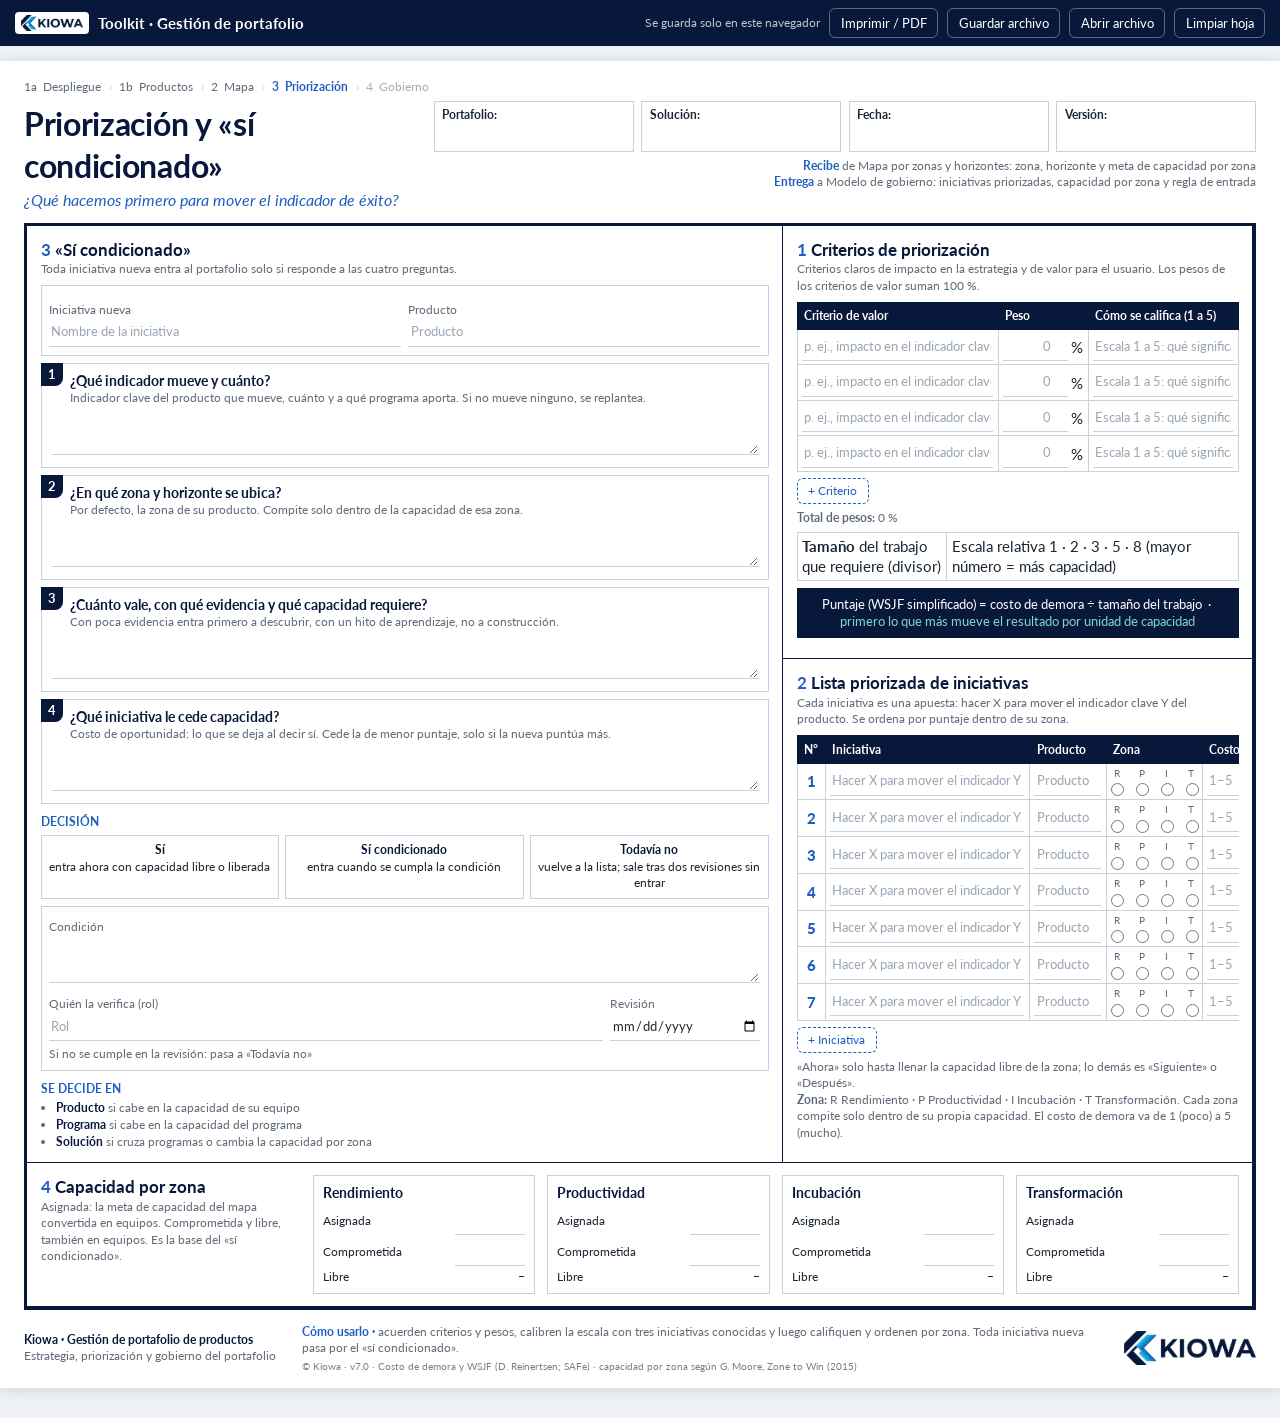
<file: 3-priorizacion.html>
<!doctype html>
<html lang="es"><head><meta charset="utf-8"><meta name="viewport" content="width=device-width,initial-scale=1">
<title>Priorización y «sí condicionado» · Toolkit Gestión de portafolio</title>
<meta name="description" content="Toolkit interactivo de gestión de portafolio de productos: Priorización y «sí condicionado».">
<link rel="icon" href="assets/logo.png"><link rel="stylesheet" href="assets/style.css">
<link rel="preconnect" href="https://fonts.googleapis.com"><link rel="preconnect" href="https://fonts.gstatic.com" crossorigin>
<link href="https://fonts.googleapis.com/css2?family=Lato:ital,wght@0,400;0,700;0,900;1,400&display=swap" rel="stylesheet">
</head><body data-page="3-priorizacion">
<div class="toolbar"><div class="brand"><img src="assets/logo.png" alt="Kiowa"><a href="index.html" style="color:#fff;text-decoration:none">Toolkit · Gestión de portafolio</a></div>
<span class="saved">Se guarda solo en este navegador</span>
<button data-act="print">Imprimir / PDF</button><button data-act="export">Guardar archivo</button><button data-act="import">Abrir archivo</button><button data-act="clear">Limpiar hoja</button><input type="file" id="importFile" accept="application/json,.json" hidden></div>
<main class="sheet">
<div class="crumbs"><a href="1a-despliegue.html">1a&nbsp; Despliegue</a><span class="sep"> › </span><a href="1b-inventario.html">1b&nbsp; Productos</a><span class="sep"> › </span><a href="2-mapa.html">2&nbsp; Mapa</a><span class="sep"> › </span><span class="on">3&nbsp; Priorización</span><span class="sep"> › </span><span class="off">4&nbsp; Gobierno</span></div>
<div class="head"><div><h1>Priorización y «sí condicionado»</h1><p class="q">¿Qué hacemos primero para mover el indicador de éxito?</p></div><div><div class="meta"><label>Portafolio:<input name="m_portafolio" autocomplete="off"></label><label>Solución:<input name="m_solucion" autocomplete="off"></label><label>Fecha:<input name="m_fecha" autocomplete="off"></label><label>Versión:<input name="m_version" autocomplete="off"></label></div><div class="flow"><b>Recibe</b> de Mapa por zonas y horizontes: zona, horizonte y meta de capacidad por zona<br><b>Entrega</b> a Modelo de gobierno: iniciativas priorizadas, capacidad por zona y regla de entrada</div></div></div>
<style>
.pz{display:grid;grid-template-columns:1fr 470px;border:3px solid var(--navy)}
.pz>div{border-right:1px solid var(--navy);border-bottom:1px solid var(--navy);padding:.8rem .9rem}
.pz h3{margin:0;color:var(--navy);font-size:1.15rem}.pz h3 b{color:var(--blue);margin-right:.3rem}
table.t{width:100%;border-collapse:collapse;table-layout:fixed;margin-top:.5rem}
table.t th{background:var(--navy);color:#fff;text-align:left;font-size:.78rem;padding:.35rem .45rem;border:1px solid var(--navy)}
table.t td{border:1px solid var(--line);padding:.2rem .3rem;vertical-align:middle}
td.n{font-weight:900;color:var(--blue);text-align:center;width:34px}
.wsjf{background:var(--navy);color:#fff;text-align:center;padding:.5rem;font-size:.85rem;margin-top:.5rem}
.wsjf span{color:#7FD6CB}
.zr{display:flex;gap:.25rem;justify-content:center}
.zr label{display:flex;flex-direction:column;align-items:center;font-size:.68rem;color:var(--grey);cursor:pointer}
.sel{border:1px solid var(--line);border-radius:4px;padding:.2rem;background:#fff;width:100%;font-size:.8rem}
.pt{font-weight:900;text-align:center;color:var(--blue)}
.q4{border:1px solid var(--line);padding:.5rem .6rem;margin-top:.5rem;position:relative}
.q4 .no{position:absolute;left:-1px;top:-1px;background:var(--navy);color:#fff;width:1.5rem;height:1.5rem;border-radius:0 0 8px 0;text-align:center;font-weight:700;font-size:.85rem;line-height:1.5rem}
.q4 .h{margin-left:1.3rem;font-size:.92rem}.q4 .sub{margin-left:1.3rem}
.dec{display:grid;grid-template-columns:repeat(3,1fr);gap:.4rem;margin-top:.3rem}
.dec label{border:1px solid var(--line);padding:.45rem;text-align:center;font-size:.8rem;cursor:pointer;background:#fff}
.dec label b{display:block;color:var(--navy)}
.dec input{position:absolute;opacity:0}
.dec label:has(input:checked){background:var(--navy);color:#fff;border-color:var(--navy)}.dec label:has(input:checked) b{color:#fff}
.cond{border:1px solid var(--line);padding:.5rem;margin-top:.5rem}
.cond .row{display:grid;grid-template-columns:1fr 150px;gap:.5rem;align-items:end;margin-top:.3rem}
.cap4{grid-column:1 / span 2;display:grid;grid-template-columns:260px repeat(4,1fr);gap:.8rem;align-items:start}
.cb{border:1px solid var(--line);padding:.5rem .6rem}.cb .t{font-weight:700;color:var(--navy);font-size:.9rem;margin-bottom:.3rem}
.cb .r{display:grid;grid-template-columns:1fr 70px;gap:.3rem;align-items:center;font-size:.8rem;margin-top:.2rem}
.libre{font-weight:900;text-align:right}
.where{font-size:.82rem;color:var(--grey);margin:.2rem 0 0;padding-left:1rem}.where b{color:var(--navy)}
@media (max-width:1100px){.pz{grid-template-columns:1fr}.cap4{grid-column:1;grid-template-columns:1fr 1fr}}
</style><div class="pz">
<div><h3><b>1</b>Criterios de priorización</h3><div class="sub">Criterios claros de impacto en la estrategia y de valor para el usuario. Los pesos de los criterios de valor suman 100 %.</div>
<div data-repeat="crit" data-min="4"><table class="t"><thead><tr><th>Criterio de valor</th><th style="width:90px">Peso</th><th style="width:34%">Cómo se califica (1 a 5)</th></tr></thead><tbody data-rows></tbody></table><template><tr><td><input class="f" name="crit___i___name" placeholder="p. ej., impacto en el indicador clave del programa" autocomplete="off" ></td><td style="width:90px"><div style="display:flex;align-items:center;gap:.2rem"><input class="f num" type="number" min="0" max="100" name="crit___i___peso" placeholder="0"> %</div></td><td><input class="f" name="crit___i___calif" placeholder="Escala 1 a 5: qué significa un 1 y un 5" autocomplete="off" ></td></tr></template><button type="button" class="addrow" data-add>+ Criterio</button></div>
<div class="sub" style="margin-top:.4rem"><b>Total de pesos:</b> <span id="pesoTot" class="out">0 %</span> <span id="pesoMsg"></span></div>
<table class="t" style="margin-top:.4rem"><tbody><tr><td style="width:34%"><b>Tamaño</b> del trabajo que requiere (divisor)</td><td>Escala relativa 1 · 2 · 3 · 5 · 8 (mayor número = más capacidad)</td></tr></tbody></table>
<div class="wsjf">Puntaje (WSJF simplificado) = costo de demora ÷ tamaño del trabajo &nbsp;·&nbsp; <span>primero lo que más mueve el resultado por unidad de capacidad</span></div></div>
<div style="grid-row:1 / span 2;border-bottom:1px solid var(--navy)"><h3><b>3</b>«Sí condicionado»</h3><div class="sub">Toda iniciativa nueva entra al portafolio solo si responde a las cuatro preguntas.</div>
<div class="cond"><div class="row" style="grid-template-columns:1fr 1fr"><div><span class="sub">Iniciativa nueva</span><input class="f" name="si_inic" placeholder="Nombre de la iniciativa" autocomplete="off" ></div><div><span class="sub">Producto</span><input class="f" name="si_prod" placeholder="Producto" autocomplete="off" ></div></div></div>
<div class="q4"><span class="no">1</span><div class="h">¿Qué indicador mueve y cuánto?</div><div class="sub">Indicador clave del producto que mueve, cuánto y a qué programa aporta. Si no mueve ninguno, se replantea.</div><textarea class="f" name="q1" placeholder="" rows="2"></textarea></div><div class="q4"><span class="no">2</span><div class="h">¿En qué zona y horizonte se ubica?</div><div class="sub">Por defecto, la zona de su producto. Compite solo dentro de la capacidad de esa zona.</div><textarea class="f" name="q2" placeholder="" rows="2"></textarea></div><div class="q4"><span class="no">3</span><div class="h">¿Cuánto vale, con qué evidencia y qué capacidad requiere?</div><div class="sub">Con poca evidencia entra primero a descubrir, con un hito de aprendizaje, no a construcción.</div><textarea class="f" name="q3" placeholder="" rows="2"></textarea></div><div class="q4"><span class="no">4</span><div class="h">¿Qué iniciativa le cede capacidad?</div><div class="sub">Costo de oportunidad: lo que se deja al decir sí. Cede la de menor puntaje, solo si la nueva puntúa más.</div><textarea class="f" name="q4" placeholder="" rows="2"></textarea></div>
<div class="h" style="margin-top:.7rem;font-size:.8rem;color:var(--blue)">DECISIÓN</div>
<div class="dec"><label><input type="radio" name="decision" value="si"><b>Sí</b>entra ahora con capacidad libre o liberada</label><label><input type="radio" name="decision" value="condicionado"><b>Sí condicionado</b>entra cuando se cumpla la condición</label><label><input type="radio" name="decision" value="no"><b>Todavía no</b>vuelve a la lista; sale tras dos revisiones sin entrar</label></div>
<div class="cond"><span class="sub">Condición</span><textarea class="f" name="condicion" placeholder="" rows="2"></textarea><div class="row"><div><span class="sub">Quién la verifica (rol)</span><input class="f" name="verifica" placeholder="Rol" autocomplete="off" ></div><div><span class="sub">Revisión</span><input class="f" type="date" name="revision"></div></div><div class="sub" style="margin-top:.3rem">Si no se cumple en la revisión: pasa a «Todavía no»</div></div>
<div class="h" style="margin-top:.7rem;font-size:.8rem;color:var(--blue)">SE DECIDE EN</div>
<ul class="where"><li><b>Producto</b> si cabe en la capacidad de su equipo</li><li><b>Programa</b> si cabe en la capacidad del programa</li><li><b>Solución</b> si cruza programas o cambia la capacidad por zona</li></ul></div>
<div><h3><b>2</b>Lista priorizada de iniciativas</h3><div class="sub">Cada iniciativa es una apuesta: hacer X para mover el indicador clave Y del producto. Se ordena por puntaje dentro de su zona.</div>
<div data-repeat="ini" data-min="7" style="overflow-x:auto"><table class="t" style="min-width:640px"><thead><tr><th style="width:28px">N°</th><th style="min-width:130px">Iniciativa</th><th style="width:12%">Producto</th><th style="width:96px">Zona</th><th style="width:52px">Costo</th><th style="width:54px">Tam.</th><th style="width:50px">Punt.</th><th style="width:78px">Cuándo</th></tr></thead><tbody data-rows></tbody></table><template><tr><td class="n">__i__</td><td><input class="f" name="ini___i___name" placeholder="Hacer X para mover el indicador Y" autocomplete="off" ></td><td><input class="f" name="ini___i___prod" placeholder="Producto" autocomplete="off" ></td><td><div class="zr"><label>R<input type="radio" name="ini___i___zona" value="R"></label><label>P<input type="radio" name="ini___i___zona" value="P"></label><label>I<input type="radio" name="ini___i___zona" value="I"></label><label>T<input type="radio" name="ini___i___zona" value="T"></label></div></td><td><input class="f num" name="ini___i___cd" placeholder="1–5" autocomplete="off" type="number" min="1" max="5"></td><td><select class="sel" name="ini___i___tam"><option value="">–</option><option>1</option><option>2</option><option>3</option><option>5</option><option>8</option></select></td><td class="pt" data-pt="__i__">–</td><td><select class="sel" name="ini___i___cuando"><option value="">–</option><option>Ahora</option><option>Siguiente</option><option>Después</option></select></td></tr></template><button type="button" class="addrow" data-add>+ Iniciativa</button></div>
<div class="sub" style="margin-top:.4rem">«Ahora» solo hasta llenar la capacidad libre de la zona; lo demás es «Siguiente» o «Después».<br><b>Zona:</b> R Rendimiento · P Productividad · I Incubación · T Transformación. Cada zona compite solo dentro de su propia capacidad. El costo de demora va de 1 (poco) a 5 (mucho).</div></div>
<div class="cap4"><div><h3><b>4</b>Capacidad por zona</h3><div class="sub">Asignada: la meta de capacidad del mapa convertida en equipos. Comprometida y libre, también en equipos. Es la base del «sí condicionado».</div></div><div class="cb"><div class="t">Rendimiento</div><div class="r">Asignada<input class="f num" type="number" min="0" step="0.5" name="cap_R_a"></div><div class="r">Comprometida<input class="f num" type="number" min="0" step="0.5" name="cap_R_c"></div><div class="r">Libre<span class="libre" data-libre="R">–</span></div></div><div class="cb"><div class="t">Productividad</div><div class="r">Asignada<input class="f num" type="number" min="0" step="0.5" name="cap_P_a"></div><div class="r">Comprometida<input class="f num" type="number" min="0" step="0.5" name="cap_P_c"></div><div class="r">Libre<span class="libre" data-libre="P">–</span></div></div><div class="cb"><div class="t">Incubación</div><div class="r">Asignada<input class="f num" type="number" min="0" step="0.5" name="cap_I_a"></div><div class="r">Comprometida<input class="f num" type="number" min="0" step="0.5" name="cap_I_c"></div><div class="r">Libre<span class="libre" data-libre="I">–</span></div></div><div class="cb"><div class="t">Transformación</div><div class="r">Asignada<input class="f num" type="number" min="0" step="0.5" name="cap_T_a"></div><div class="r">Comprometida<input class="f num" type="number" min="0" step="0.5" name="cap_T_c"></div><div class="r">Libre<span class="libre" data-libre="T">–</span></div></div></div>
</div>
<div class="foot"><div><b>Kiowa · Gestión de portafolio de productos</b><br>Estrategia, priorización y gobierno del portafolio</div>
<div class="use"><b>Cómo usarlo ·</b> acuerden criterios y pesos, calibren la escala con tres iniciativas conocidas y luego califiquen y ordenen por zona. Toda iniciativa nueva pasa por el «sí condicionado».<small>© Kiowa · v7.0 · Costo de demora y WSJF (D. Reinertsen; SAFe) · capacidad por zona según G. Moore, Zone to Win (2015)</small></div><img src="assets/logo.png" alt="Kiowa"></div>
</main>
<script>window.recalc=function(){
var t=0,any=false;document.querySelectorAll('input[name^="crit_"][name$="_peso"]').forEach(function(i){var v=parseFloat(i.value);if(v>0){t+=v;any=true;}});
document.getElementById('pesoTot').textContent=t+' %';
var m=document.getElementById('pesoMsg');m.textContent=!any?'':(t===100?'✓ suma 100 %':'Debe sumar 100 %');m.className=t===100?'ok':'warn';
document.querySelectorAll('[data-pt]').forEach(function(c){var i=c.getAttribute('data-pt');
 var cd=parseFloat((document.querySelector('[name="ini_'+i+'_cd"]')||{}).value),tm=parseFloat((document.querySelector('[name="ini_'+i+'_tam"]')||{}).value);
 c.textContent=(cd>0&&tm>0)?(Math.round(cd/tm*100)/100):'–';});
['R','P','I','T'].forEach(function(z){var a=parseFloat((document.querySelector('[name="cap_'+z+'_a"]')||{}).value),c=parseFloat((document.querySelector('[name="cap_'+z+'_c"]')||{}).value);
 var e=document.querySelector('[data-libre="'+z+'"]');
 if(isNaN(a)&&isNaN(c)){e.textContent='–';e.className='libre';return;}
 var l=(a||0)-(c||0);e.textContent=l;e.className='libre '+(l<0?'warn':'ok');});
};</script>
<script src="assets/app.js"></script>
</body></html>
</file>
<file: assets/style.css>
:root{--navy:#08183B;--ink:#1B2733;--blue:#1F5FBF;--teal:#2A9D8F;--grey:#5F6B78;--line:#C9D1DB;--light:#EEF1F5;--paper:#FFFFFF;
--zT:#6B4A9E;--zR:#1B5FAE;--zI:#D97A1B;--zP:#1F8F8B;}
*{box-sizing:border-box}
html{font-size:15px}
body{margin:0;background:var(--light);color:var(--ink);font-family:Lato,"Segoe UI",system-ui,-apple-system,Roboto,Arial,sans-serif;line-height:1.35}
a{color:var(--blue)}
.toolbar{position:sticky;top:0;z-index:20;background:var(--navy);color:#fff;display:flex;gap:.6rem;align-items:center;flex-wrap:wrap;padding:.55rem 1rem}
.toolbar .brand{display:flex;align-items:center;gap:.6rem;font-weight:700;margin-right:auto}
.toolbar .brand img{height:22px;background:#fff;border-radius:4px;padding:3px 6px}
.toolbar button,.toolbar a.btn{font:inherit;font-size:.85rem;border:1px solid rgba(255,255,255,.35);background:transparent;color:#fff;border-radius:6px;padding:.35rem .7rem;cursor:pointer;text-decoration:none}
.toolbar button:hover,.toolbar a.btn:hover{background:rgba(255,255,255,.12)}
.toolbar .saved{font-size:.78rem;opacity:.75}
.sheet{width:min(1560px,100%);margin:1rem auto 2rem;background:var(--paper);padding:1.2rem 1.6rem 1rem;box-shadow:0 2px 14px rgba(8,24,59,.12)}
.crumbs{font-size:.8rem;color:var(--grey);display:flex;gap:.5rem;flex-wrap:wrap}
.crumbs a{color:var(--grey);text-decoration:none}.crumbs .on{color:var(--blue);font-weight:700}.crumbs .off{opacity:.55}
.crumbs span.sep{color:var(--line)}
.head{display:grid;grid-template-columns:1fr auto;gap:1rem;align-items:start;margin:.4rem 0 .8rem}
.head h1{margin:.1rem 0 .1rem;font-size:2.1rem;color:var(--navy);letter-spacing:-.01em}
.head .q{color:var(--blue);font-style:italic;font-size:1.05rem;margin:0}
.meta{display:grid;grid-template-columns:repeat(4,minmax(110px,1fr));gap:.5rem;min-width:min(620px,100%)}
.meta label{display:block;border:1px solid var(--line);padding:.3rem .5rem;font-size:.78rem;font-weight:700;background:#fff}
.meta input{display:block;width:100%;border:0;font:inherit;font-weight:400;font-size:.95rem;margin-top:.15rem;outline:0;background:transparent}
.flow{text-align:right;font-size:.8rem;color:var(--grey);margin-top:.4rem}
.flow b{color:var(--blue)}
.frame{border:3px solid var(--navy)}
.h{font-weight:700;color:var(--navy)}
.sub{color:var(--grey);font-size:.82rem}
input,textarea,select{font:inherit;color:var(--ink)}
.f{width:100%;border:0;border-bottom:1px solid var(--line);background:transparent;padding:.25rem .15rem;outline:0;font-size:.88rem;min-height:1.9rem}
textarea.f{resize:vertical;border:1px solid transparent;border-bottom:1px solid var(--line);min-height:3.2rem;line-height:1.35}
.f:focus{background:#F5F9FF;border-bottom-color:var(--blue)}
.f::placeholder{color:#9AA6B3}
.num{text-align:right}
.foot{display:grid;grid-template-columns:260px 1fr 150px;gap:1.2rem;align-items:center;margin-top:.9rem;font-size:.8rem;color:var(--grey)}
.foot img{height:34px;justify-self:end}
.foot b{color:var(--navy)}
.foot .use b{color:var(--blue)}
.foot small{display:block;margin-top:.25rem;opacity:.85}
.chip{display:inline-block;border:1px solid var(--line);border-radius:6px;padding:.1rem .5rem;font-size:.75rem;font-weight:700;color:var(--navy);background:#F5F8FC}
.bm{display:flex;gap:.4rem;align-items:center;font-size:.78rem}
.bm span{font-weight:700;color:var(--navy)}
.bm input{width:100%;min-width:0}
.dir{border:1px solid var(--line);background:#fff;border-radius:4px;padding:0 .35rem;cursor:pointer;font-size:.85rem;color:var(--grey);line-height:1.5}
.dir[data-v="up"],.dir[data-v="down"]{color:var(--blue);border-color:var(--blue)}
.warn{color:#B42318;font-weight:700}.ok{color:#18794E;font-weight:700}
.addrow{margin-top:.4rem;border:1px dashed var(--blue);background:#fff;color:var(--blue);border-radius:6px;padding:.25rem .7rem;cursor:pointer;font:inherit;font-size:.8rem}
.rm{border:0;background:transparent;color:#9AA6B3;cursor:pointer;font-size:1rem;line-height:1}
.rm:hover{color:#B42318}
/* index */
.cards{display:grid;grid-template-columns:repeat(auto-fit,minmax(260px,1fr));gap:1rem;margin-top:1rem}
.card{display:block;text-decoration:none;color:inherit;border:1px solid var(--line);border-radius:10px;padding:1rem 1.1rem;background:#fff}
.card:hover{border-color:var(--blue);box-shadow:0 2px 10px rgba(31,95,191,.15)}
.card .k{color:var(--blue);font-weight:800;font-size:1.6rem}
.card h3{margin:.1rem 0 .3rem;color:var(--navy)}
.card p{margin:0;color:var(--grey);font-size:.9rem}
.card.off{opacity:.55;pointer-events:none}
@media (max-width:900px){.head{grid-template-columns:1fr}.foot{grid-template-columns:1fr}.foot img{justify-self:start}.flow{text-align:left}}
@media print{
 @page{size:A3 landscape;margin:8mm}
 html{font-size:13px}
 body{background:#fff}
 .toolbar,.addrow,.rm,.noprint{display:none!important}
 .sheet{box-shadow:none;margin:0;padding:0;width:100%}
 .f{border-bottom-color:#ddd}
 textarea.f{resize:none}
 *{-webkit-print-color-adjust:exact;print-color-adjust:exact}
}
@media print{[data-repeat]{overflow:visible !important}[data-repeat] table.t{min-width:0 !important}}
</file>
